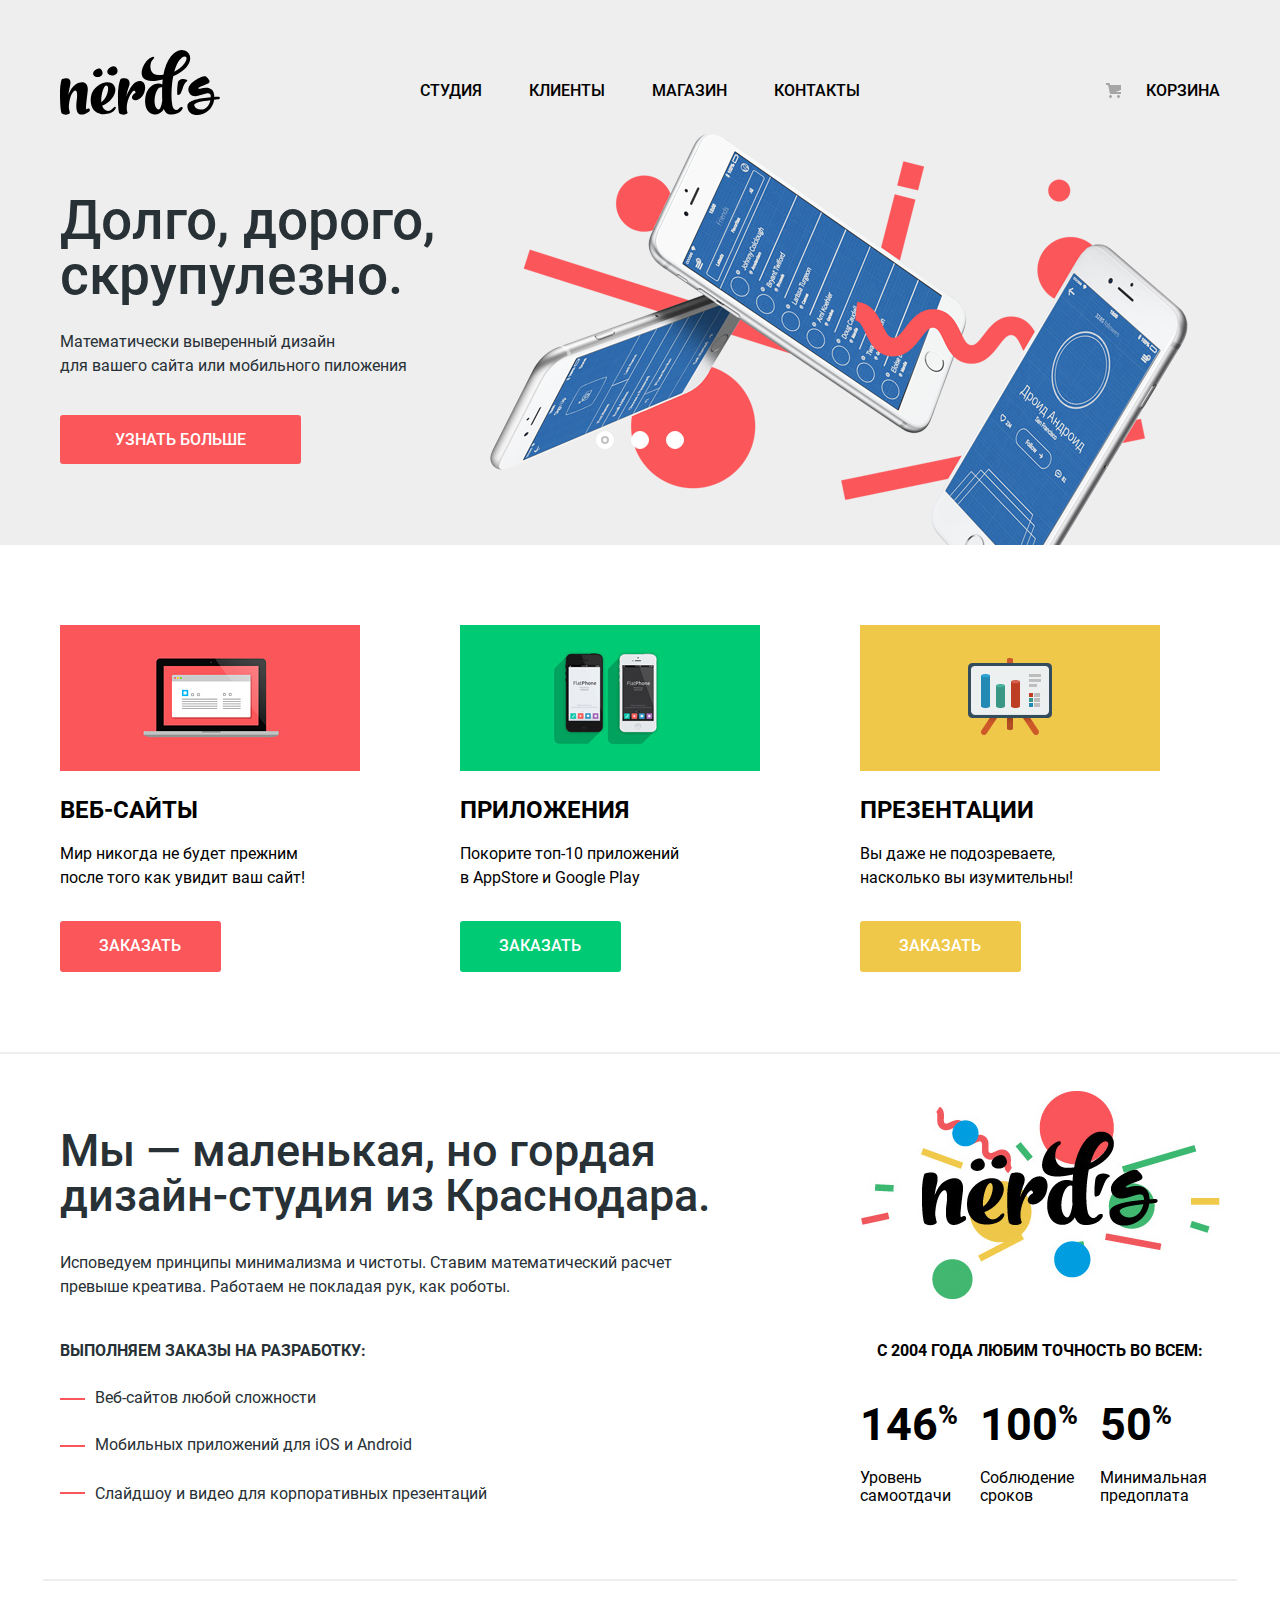
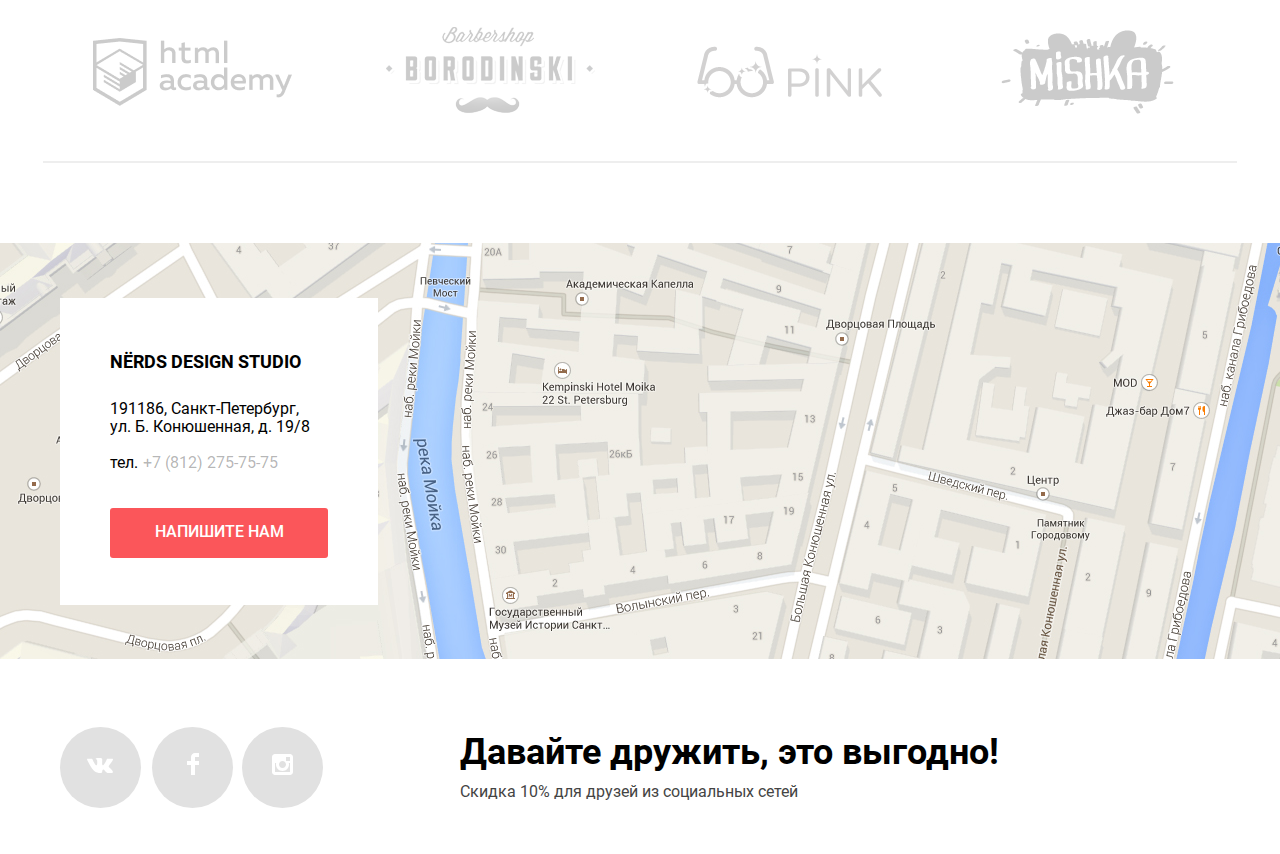
<file: index.html>
<!DOCTYPE html>
<html class="page" lang="ru">

<head>
    <meta charset="utf-8">
    <title>HTML Academy: Дизайн-студия Нёрдс</title>

    <link rel="icon" href="favicon.ico">
    <link rel="icon" href="/img/favicons/nerds-icon.svg" type="image/svg+xml">
    <link rel="apple-touch-icon" href="/img/favicons/nerds-icon-180.png">
    <link rel="manifest" href="/manifest.webmanifest">

    <link rel="stylesheet" href="css/normalize.css">
    <link rel="stylesheet" href="css/style.css">

</head>

<body class="page-body">
    <header class="page-header">
        <div class="container">
            <a class="page-logo" aria-label="Логотип Нёрдс">
                <img src="img/nerds-logo.svg" width="166" height="65" alt="Логотип Нёрдс">
            </a>
            <nav class="page-nav">
                <div class="page-nav-container">
                    <a class="nav-link">Студия</a>
                    <a href="#" class="nav-link">Клиенты</a>
                    <a href="/catalog.html " class="nav-link">Магазин</a>
                    <a href="#" class="nav-link">Контакты</a>
                </div>
                <a class="nav-link nav-link-basket" href="#">Корзина</a>
            </nav>
        </div>
    </header>

    <main class="page-main">
        <h1 class="visually-hidden">Вэб-студия из Краснодара</h1>

        <section class="promo">
            <div class="container">
                <h2 class="visually-hidden">Промо слайды</h2>
                <div class="promo-container">
                    <div class="promo-slide slide-1 active">
                        <p class="promo-title">Долго, дорого,<br>скрупулезно.</p>
                        <p class="promo-text">Математически выверенный дизайн<br>для вашего сайта или мобильного пиложения</p>
                        <a href="#" class="button">Узнать Больше</a>
                    </div>
                    <div class="promo-slide slide-2 visually-hidden">
                        <p class="promo-title">Любим математику как никто другой</p>
                        <p class="promo-text">Никакого креатива, только математические формулы для расчета идеальных пропорций</p>
                        <a href="#" class="button">Узнать Больше</a>
                    </div>
                    <div class="promo-slide slide-3 visually-hidden">
                        <p class="promo-title">Только ночь, только хардкор</p>
                        <p class="promo-text">Работать днем, как все? Мы против этого. Ближе к полуночи работа только начинается</p>
                        <a href="#" class="button">Узнать Больше</a>
                    </div>
                </div>
            </div>
            <div class="slider-controls">
                <button class="slider-control-button current" type="button" aria-label="Первый слайд"></button>
                <button class="slider-control-button" type="button" aria-label="Второй слайд"></button>
                <button class="slider-control-button" type="button" aria-label="Третий слайд"></button>
            </div>
        </section>

        <section class="features">
            <div class="container">
                <h2 class="visually-hidden">Наши преимущества</h2>
                <ul class="features-list">
                    <li class="features-item features-item-web-site">
                        <p class="features-item-title">Веб-Сайты</p>
                        <p class="features-item-description">Мир никогда не будет прежним после того как увидит ваш сайт!</p>
                        <a href="#" class="button">Заказать</a>
                    </li>
                    <li class="features-item features-item-app">
                        <p class="features-item-title">Приложения</p>
                        <p class="features-item-description">Покорите топ-10 приложений в&nbsp;AppStore и Google Play</p>
                        <a href="#" class="button">Заказать</a>
                    </li>
                    <li class="features-item features-item-ppt">
                        <p class="features-item-title">Презентации</p>
                        <p class="features-item-description">Вы даже не подозреваете, насколько вы изумительны!</p>
                        <a href="#" class="button">Заказать</a>
                    </li>
                </ul>
            </div>
        </section>

        <section class="about-company container">
            <h2 class="visually-hidden">Информация о компании</h2>
            <div class="about-company-left">
                <p class="about-company-header">Мы &mdash; маленькая, но гордая дизайн-студия из Краснодара.</p>
                <p class="about-company-description">Исповедуем принципы минимализма и чистоты. Ставим математический расчет превыше креатива. Работаем не покладая рук, как роботы.</p>
                <p class="company-service-list-items">Выполняем заказы на разработку:</p>
                <ul class="about-company-info">
                    <li class="company-service-item">Веб-сайтов любой сложности</li>
                    <li class="company-service-item">Мобильных приложений для iOS и Android</li>
                    <li class="company-service-item">Слайдшоу и видео для корпоративных презентаций</li>
                </ul>
            </div>
            <div class="about-company-right">
                <p class="company-kpi-slogan">С 2004 года любим точность во всем:</p>
                <ul class="company-kpi-list">
                    <li class="company-kpi-item">
                        <span class="company-kpi-result">146<sup>%</sup></span>
                        <p class="company-kpi-item-text">Уровень самоотдачи</p>
                    </li>
                    <li class="company-kpi-item">
                        <span class="company-kpi-result">100<sup>%</sup></span>
                        <p class="company-kpi-item-text">Соблюдение сроков</p>
                    </li>
                    <li class="company-kpi-item">
                        <span class="company-kpi-result">50<sup>%</sup></span>
                        <p class="company-kpi-item-text">Минимальная предоплата</p>
                    </li>
                </ul>
            </div>
        </section>

        <section class="partners container">
            <h2 class="visually-hidden">Наши партнеры</h2>
            <ul class="partners-list">
                <li class="partners-item">
                    <a href="#" class="partners-link">
                        <img src="img/logo-html-academy.png" alt="Логотип htmlacademy" width="199" height="68">
                    </a>
                </li>
                <li class="partners-item">
                    <a href="#" class="partners-link">
                        <img src="img/logo-borodinski.png" alt="Логотип Borodinski" width="209" height="90">
                    </a>
                </li>
                <li class="partners-item">
                    <a href="#" class="partners-link">
                        <img src="img/logo-pink.png" alt="Логотип Pink" width="185" height="52">
                    </a>
                </li>
                <li class="partners-item">
                    <a href="#" class="partners-link">
                        <img src="img/logo-mishka.png" alt="Логотип Mishka" width="173" height="84">
                    </a>
                </li>
            </ul>
        </section>

    </main>

    <section class="modal">
        <h2 class="modal-title">Напишите нам</h2>
        <button class="close-btn" type="button" aria-label="Закрыть"></button>
        <form class="modal-form" action="https://echo.htmlacademy.ru" method="post">
            <div class="modal-container">
                <p class="modal-item">
                    <label for="modal-name" class="modal-label">Ваше имя:</label>
                    <input class="modal-name" type="text" name="your-name" id="modal-name" placeholder="Имя Фамилия">
                </p>
                <p class="modal-item">
                    <label for="modal-email" class="modal-label">Ваш email:</label>
                    <input class="modal-email" type="text" name="your-email" id="modal-email" placeholder="email@example.com">
                </p>
                <p class="modal-item">
                    <label for="modal-letter" class="modal-label">Текст письма:</label>
                    <textarea name="your-letter" id="modal-letter" placeholder="В свободной форме"></textarea>
                </p>
            </div>
            <button class="button" type="submit">Отправить</button>
        </form>
    </section>

    <section class="contacts-map">
        <h2 class="visually-hidden">Место расположения</h2>
        <section class="contacts">
            <h2 class="visually-hidden">Как нас найти</h2>
            <div class="container">
                <div class="contacts-info">
                    <p class="contacts-name">NЁRDS DESIGN STUDIO</p>
                    <p class="contacts-adress">191186, Санкт-Петербург, <br>ул. Б. Конюшенная, д. 19/8</p>
                    <p class="contacts-phone">тел.
                        <a href="tel:+78122757575"> +7 (812) 275-75-75</a>
                    </p>
                    <a href="form.html" class="button">Напишите нам</a>
                </div>
            </div>
        </section>
    </section>

    <footer class="page-footer container">
        <h2 class="visually-hidden">Мы в соцсетях</h2>
        <ul class="social">
            <li class="social-item">
                <a class="social-link social-link-vk" href="#" aria-label="Vkontakte">
                    <svg aria-hidden="true" focusable="false" width="27" height="15" viewBox="0 0 27 15" fill="none" xmlns="http://www.w3.org/2000/svg">
                    <path d="M16.138 11.51C17.094 11.201 18.318 13.55 19.621 14.449C20.599 15.13 21.348 14.983 21.348 14.983L24.821 14.933C24.821 14.933 26.636 14.821 25.778 13.379C25.707 13.259 25.275 12.31 23.193 10.357C21.016 8.31404 21.311 8.64504 23.932 5.11304C25.529 2.96004 26.168 1.64504 25.968 1.08504C25.776 0.546037 24.603 0.686037 24.603 0.686037L20.69 0.713037C20.309 0.714037 19.986 0.832037 19.839 1.22804C19.836 1.23204 19.218 2.89404 18.394 4.30704C16.653 7.29604 15.958 7.45504 15.67 7.26804C15.009 6.83504 15.176 5.53104 15.176 4.60404C15.176 1.70704 15.608 0.499037 14.33 0.187037C13.903 0.0830374 13.591 0.0150374 12.502 0.00503741C11.11 -0.0159626 9.92797 0.00503743 9.25797 0.334037C8.81297 0.557037 8.47197 1.04604 8.67897 1.07404C8.93897 1.10904 9.52197 1.23404 9.83397 1.66004C10.235 2.21204 10.223 3.44904 10.223 3.44904C10.223 3.44904 10.452 6.86004 9.68297 7.28304C9.15497 7.57304 8.43297 6.98104 6.87997 4.26704C6.08697 2.87904 5.48797 1.34504 5.48797 1.34504C5.48797 1.34504 5.37197 1.06004 5.16197 0.904037C4.91197 0.719037 4.56197 0.660037 4.56197 0.660037L0.84797 0.684037C0.84797 0.684037 0.28997 0.700037 0.0849697 0.946037C-0.0970303 1.16404 0.0699697 1.61404 0.0699697 1.61404C0.0699697 1.61404 2.97897 8.49504 6.27297 11.961C9.29297 15.143 12.725 14.932 12.725 14.932H14.28C14.28 14.932 14.749 14.878 14.989 14.62C15.213 14.38 15.203 13.929 15.203 13.929C15.203 13.929 15.172 11.82 16.138 11.51Z" fill="white"/>
                  </svg>
                </a>
            </li>
            <li class="social-item">
                <a class="social-link social-link-fb" href="#" aria-label="Facebook">
                    <svg aria-hidden="true" focusable="false" width="12" height="22" viewBox="0 0 12 22" fill="none" xmlns="http://www.w3.org/2000/svg">
                      <path d="M12 4V0H8C5.79086 0 4 1.79086 4 4V8H0V12H4V22H8V12H12V8H8V4H12Z" fill="white"/>
                    </svg></a>
            </li>
            <li class="social-item">
                <a class="social-link social-link-inst" href="#" aria-label="Instagram">
                    <svg aria-hidden="true" focusable="false" width="21" height="21" viewBox="0 0 21 21" fill="none" xmlns="http://www.w3.org/2000/svg">
                      <path fill-rule="evenodd" clip-rule="evenodd" d="M3 0H18C19.65 0 21 1.35 21 3V18C21 19.65 19.65 21 18 21H3C1.35 21 0 19.65 0 18V3C0 1.35 1.35 0 3 0ZM14 10.5C14 8.57 12.43 7 10.5 7C8.57 7 7 8.57 7 10.5C7 12.43 8.57 14 10.5 14C12.43 14 14 12.43 14 10.5ZM3 18V9H4.181C4.0626 9.49127 4.00186 9.99467 4 10.5C4 14.0899 6.91015 17 10.5 17C14.0899 17 17 14.0899 17 10.5C16.9986 9.99464 16.9379 9.49118 16.819 9H18V18H3ZM14 7H18V3H14V7Z" fill="white"/>
                    </svg>
                </a>
            </li>
        </ul>
        <section class="social-info">
            <h2 class="visually-hidden">Социальные сети</h2>
            <p class="social-message-header">Давайте дружить, это выгодно!</p>
            <p class="social-message">Скидка 10% для друзей из социальных сетей</p>
        </section>

    </footer>

    <script src="js/modal-minimized.js"></script>

</body>

</html>
</file>
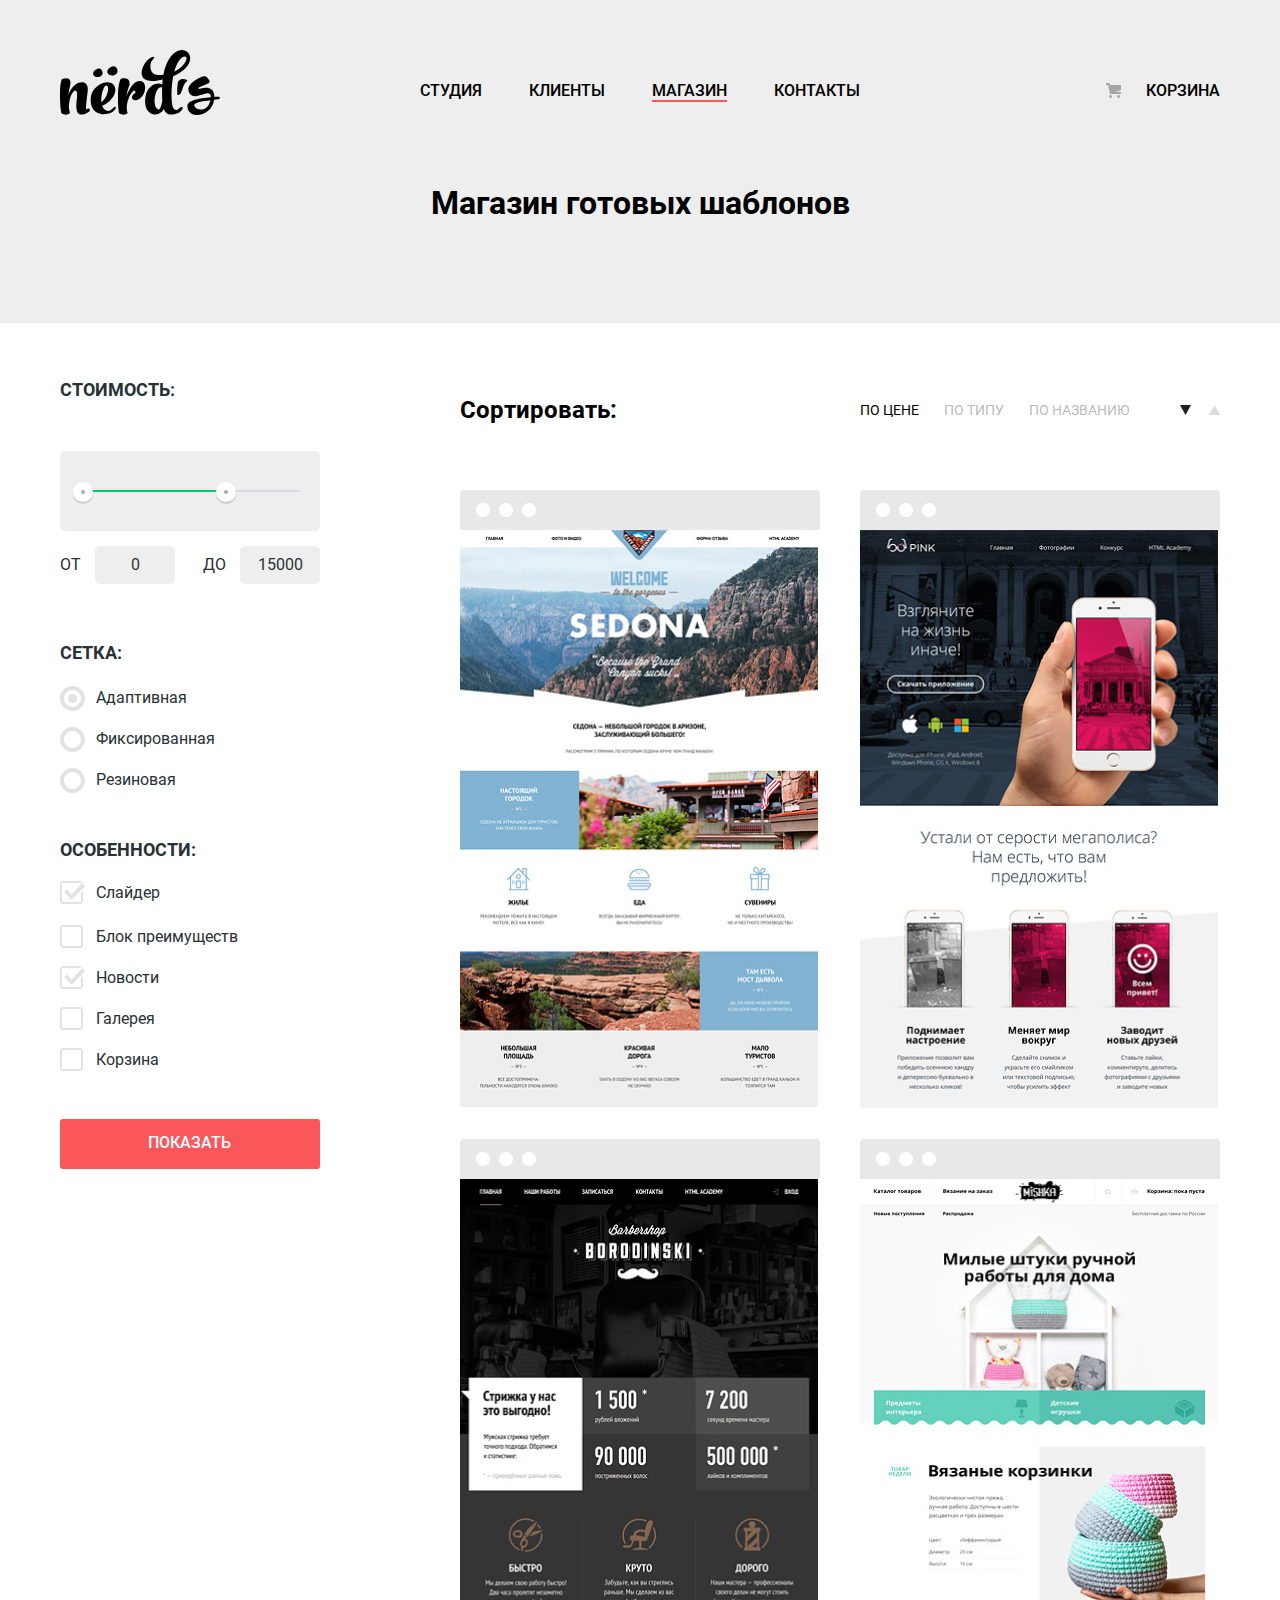
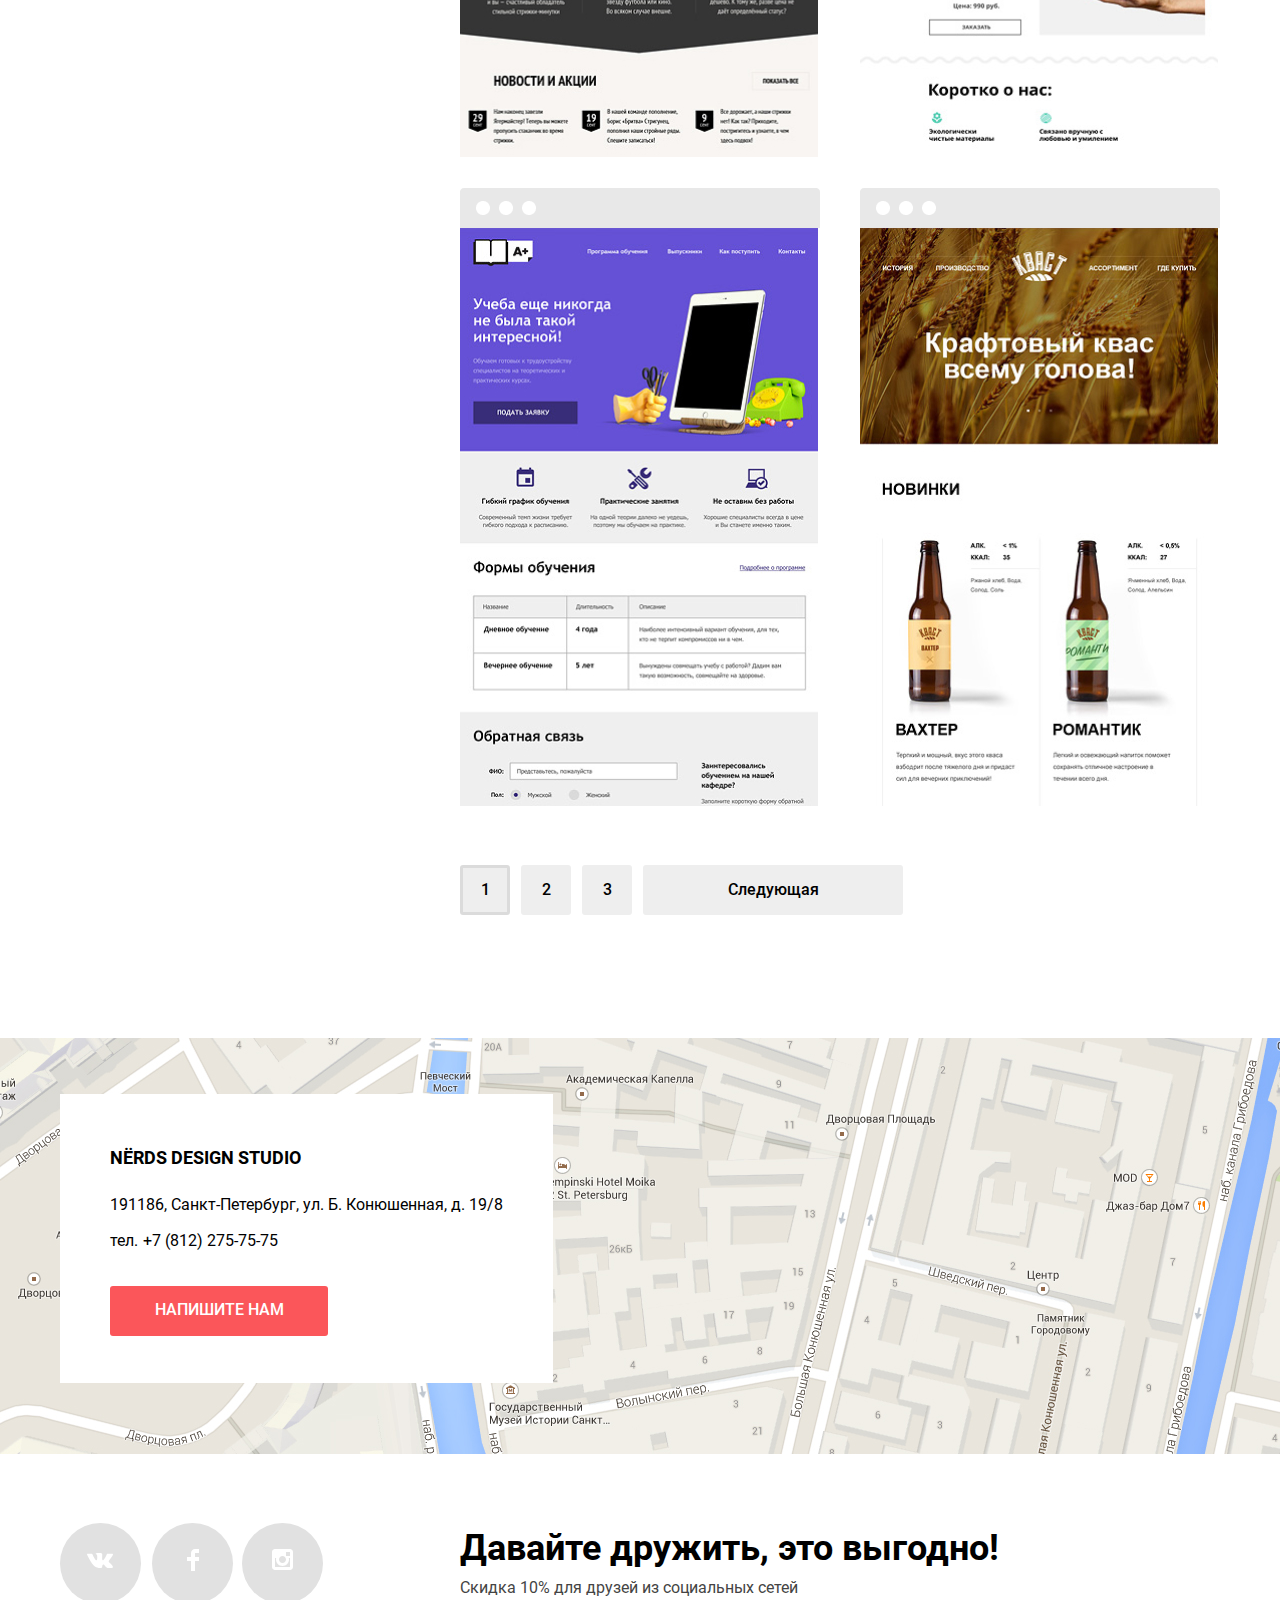
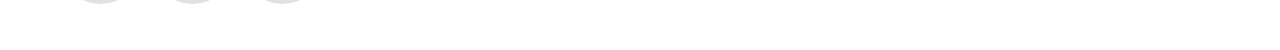
<file: catalog.html>
<!DOCTYPE html>
<html class="page" lang="ru">

<head>
    <meta charset="utf-8">
    <title>HTML Academy: Дизайн-студия Нёрдс</title>

    <link rel="icon" href="favicon.ico">
    <link rel="icon" href="/img/favicons/nerds-icon.svg" type="image/svg+xml">
    <link rel="apple-touch-icon" href="/img/favicons/nerds-icon-180.png">
    <link rel="manifest" href="/manifest.webmanifest">

    <link rel="stylesheet" href="css/normalize.css">
    <link rel="stylesheet" href="css/style.css">

</head>

<body class="page-body">
    <header class="page-header">
        <div class="container">
            <a class="page-logo" href="index.html" aria-label="Логотип Нёрдс">
                <img src="img/nerds-logo.svg" width="166" height="65" alt="Логотип Нёрдс">
            </a>
            <nav class="page-nav">
                <div class="page-nav-container">
                    <a href="/index.html" class=" nav-link">Студия</a>
                    <a href="#" class="nav-link">Клиенты</a>
                    <a href="/catalog.html" class="nav-link nav-link-active">Магазин</a>
                    <a href="#" class="nav-link">Контакты</a>
                </div>
                <a class="nav-link nav-link-basket" href="#">Корзина</a>
            </nav>
        </div>
    </header>

    <main class="page-main">
        <section class="promo">
            <div class="container">
                <h1 class="page-header-title">Магазин готовых шаблонов</h1>
            </div>
        </section>
        <div class="catalog-container container">
            <section class="catalog-filters">
                <h2 class="visually-hidden">Каталог проектов и их стоимость</h2>
                <form class="filter" method="GET" action="https://echo.htmlacademy.ru">

                    <fieldset class="price-filter">
                        <legend class="price">Стоимость:</legend>
                        <div class="range-filter">
                            <div class="range-controls">
                                <div class="scale">
                                    <div class="bar" style="width: 70%; margin-left: 0"></div>
                                </div>
                                <div class="toggle toggle-min" tabindex="0" style="left: 5%"></div>
                                <div class="toggle toggle-max" tabindex="0" style="left: 60%"></div>
                            </div>
                            <div class="price-controls">
                                <label class="min-price">от <input type="number" name="min-price" value="0"></label>
                                <label class="max-price">до <input type="number" name="max-price" value="15000"></label>
                            </div>
                        </div>

                    </fieldset>

                    <fieldset class="grids-filter">
                        <legend class="grids-filter-list">Сетка:</legend>
                        <ul class="grids-filter-items">
                            <li class="filter-item">
                                <input id="adaptable" class="visually-hidden filter-input-radio" type="radio" name="grid" value="adaptable" checked>
                                <label for="adaptable">Адаптивная</label>
                            </li>
                            <li class="filter-item">
                                <input id="fixed" class="visually-hidden filter-input-radio" type="radio" name="grid" value="fixed">
                                <label for="fixed">Фиксированная</label>
                            </li>
                            <li class="filter-item">
                                <input id="responsible" class="visually-hidden filter-input-radio" type="radio" name="grid" value="responsible">
                                <label for="responsible">Резиновая</label>
                            </li>
                        </ul>
                    </fieldset>

                    <fieldset class="features-filter">
                        <legend class="features-filter-list">Особенности:</legend>
                        <ul class="filter-item">
                            <li class="features-filter-item">
                                <input id="slider" class="visually-hidden filter-input-checkbox" type="checkbox" name="slider" checked>
                                <label for="slider">Слайдер</label>
                            </li>
                            <li class="filter-item">
                                <input id="advantages" class="visually-hidden filter-input-checkbox" type="checkbox" name="advantages">
                                <label for="advantages">Блок преимуществ</label>
                            </li>
                            <li class="filter-item">
                                <input id="news" class="visually-hidden filter-input-checkbox" type="checkbox" name="news" checked>
                                <label for="news">Новости</label>
                            </li>
                            <li class="filter-item">
                                <input id="gallery" class="visually-hidden filter-input-checkbox" type="checkbox" name="gallery">
                                <label for="gallery">Галерея</label>
                            </li>
                            <li class="filter-item">
                                <input id="filter-bin" class="visually-hidden filter-input-checkbox" type="checkbox" name="box">
                                <label for="filter-bin">Корзина</label>
                            </li>
                        </ul>
                    </fieldset>
                    <button class="button filter-button" type="submit">Показать</button>
                </form>

            </section>

            <section class="templates">
                <h2 class="visually-hidden">Каталог шаблонов</h2>
                <div class="sort">
                    <h2 class="sort-title">Сортировать:</h2>
                    <ul class="sort-kinds">
                        <li class="sort-type">
                            <a href="#" class="sort-current">По цене</a>
                        </li>
                        <li class="sort-type">
                            <a href="#">По типу</a>
                        </li>
                        <li class="sort-type">
                            <a href="#">По названию</a>
                        </li>
                    </ul>

                    <ul class="sort-directions">
                        <li>
                            <a class="direction-type sort-current" href="#" aria-label="Стрелка вниз">
                                <svg aria-hidden="true" width="11" height="10" viewBox="0 0 11 10" fill="none" xmlns="http://www.w3.org/2000/svg">
                                  <path d="M5.5 10L0 0H11"/>
                                </svg>
                            </a>
                        </li>
                        <li>
                            <a class="direction-type" href="#" aria-label="Стрелка вверх">
                                <svg aria-hidden="true" width="11" height="10" viewBox="0 0 11 10" fill="none" xmlns="http://www.w3.org/2000/svg">
                                    <path d="M5.5 0L0 10H11L5.5 0Z"/>
                                  </svg>
                            </a>
                        </li>
                    </ul>
                </div>

                <ul class="templates-list">
                    <li class="template-item">
                        <a class="template-item-link" href="#" aria-label="Шаблон «Sedona»">
                            <img src="img/img-sedona.jpg" alt="Образец шаблона «Sedona»" width="358" height="578">
                        </a>
                        <div class="product-popup">
                            <a href="#">
                                <h3 class="product-title">Sedona</h3>
                            </a>
                            <p class="product-description">Информационный сайт для туристов</p>
                            <a href="#" class="button" aria-label="Добавить в корзину Шаблон «Sedona»">9 900&#8381;</a>
                        </div>
                    </li>
                    <li class="template-item">
                        <a class="template-item-link" href="#" aria-label="Шаблон «Pink App»">
                            <img src="img/img-pink.jpg" alt="Образец шаблона «Pink»" width="358" height="578">
                        </a>
                        <div class="product-popup">
                            <a href="#">
                                <h3 class="product-title">Pink App</h3>
                            </a>
                            <p class="product-description">Продуктовый лендинг приложения для iOS и Android</p>
                            <a href="#" class="button" aria-label="Добавить в корзину Шаблон «Pink App»">9 900&#8381;</a>
                        </div>
                    </li>
                    <li class="template-item">
                        <a class="template-item-link" href="#" aria-label="Шаблон «Barbershop»">
                            <img src="img/img-barbershop.jpg" alt="Образец шаблона «Barbershop»" width="358" height="578">
                        </a>
                        <div class="product-popup">
                            <a href="#">
                                <h3 class="product-title">Barbershop</h3>
                            </a>
                            <p class="product-description">Сайт салона красоты. Для мужчин, да.</p>
                            <a href="#" class="button" aria-label="Добавить в корзину Шаблон «Barbershop»">9 900&#8381;</a>
                        </div>
                    </li>
                    <li class="template-item">
                        <a class="template-item-link" href="#" aria-label="Шаблон «Mishka»">
                            <img src="img/img-mishka.jpg" alt="Образец шаблона «Mishka»" width="358" height="578">
                        </a>
                        <div class="product-popup">
                            <a href="#">
                                <h3 class="product-title">Mishka</h3>
                            </a>
                            <p class="product-description">Интернет-магазин вязаных игрушек</p>
                            <a href="#" class="button" aria-label="Добавить в корзину Шаблон «Mishka»">9 900&#8381;</a>
                        </div>
                    </li>
                    <li class="template-item">
                        <a class="template-item-link" href="#" aria-label="Шаблон «A Plus»">
                            <img src="img/img-aplus.jpg" width="358" height="578" alt="Образец шаблона «A Plus»">
                        </a>
                        <div class="product-popup">
                            <a href="#">
                                <h3 class="product-title">A Plus</h3>
                            </a>
                            <p class="product-description">Лендинг курсов повышения квалификации</p>
                            <a href="#" class="button" aria-label="Добавить в корзину Шаблон «A Plus»">9 900&#8381;</a>
                        </div>
                    </li>
                    <li class="template-item">
                        <a class="template-item-link" href="#" aria-label="Шаблон «Kvast»">
                            <img src="img/img-kvast.jpg" width="358" height="578" alt="Образец шаблона «Kvast»">
                        </a>
                        <div class="product-popup">
                            <a href="#">
                                <h3 class="product-title">Кваст</h3>
                            </a>
                            <p class="product-description">Промо-сайт производителя крафтового кваса</p>
                            <a href="#" class="button" aria-label="Добавить в корзину Шаблон «Kvast»">9 900&#8381;</a>
                        </div>
                    </li>
                </ul>
                <ul class="pagination-list">
                    <li class="pagination-item">
                        <a href="#" class="pagination-button page-active" aria-label="Первая страница каталога">1</a>
                    </li>
                    <li class="pagination-item">
                        <a href="#" class="pagination-button" aria-label="Вторая страница каталога">2</a>
                    </li>
                    <li class="pagination-item">
                        <a href="#" class="pagination-button" aria-label="Третья страница каталога">3</a>
                    </li>
                    <li class="pagination-item">
                        <a href="#" class="pagination-button pagination-button-next" aria-label="Следующая страница каталога">Следующая</a>
                    </li>
                </ul>

            </section>
        </div>


    </main>

    <section class="modal">
        <h2 class="modal-title">Напишите нам</h2>
        <button class="close-btn" type="button" aria-label="Закрыть"></button>
        <form class="modal-form" action="https://echo.htmlacademy.ru" method="post">
            <div class="modal-container">
                <p class="modal-item">
                    <label for="modal-name" class="modal-label">Ваше имя:</label>
                    <input class="modal-name" type="text" name="your-name" id="modal-name" placeholder="Имя Фамилия">
                </p>
                <p class="modal-item">
                    <label for="modal-email" class="modal-label">Ваш email:</label>
                    <input class="modal-email" type="text" name="your-email" id="modal-email" placeholder="email@example.com">
                </p>
                <p class="modal-item">
                    <label for="modal-letter" class="modal-label">Текст письма:</label>
                    <textarea name="your-letter" id="modal-letter" placeholder="В свободной форме"></textarea>
                </p>
            </div>
            <button class="button" type="submit">Отправить</button>
        </form>
    </section>

    <section class="contacts-map">
        <h2 class="visually-hidden">Место расположения</h2>
        <section class="contacts">
            <h2 class="visually-hidden">Как нас найти</h2>
            <div class="container">
                <div class="contacts-info">
                    <p class="contacts-name">NЁRDS DESIGN STUDIO</p>
                    <p class="contacts-adress">191186, Санкт-Петербург, ул. Б. Конюшенная, д. 19/8</p>
                    <p class="contacts-phone">тел.
                        <a href="tel:+78122757575"></a>
                        +7 (812) 275-75-75</p>
                    <a href="form.html" class="button">Напишите нам</a>
                </div>
            </div>
        </section>
    </section>

    <footer class="page-footer container">
        <h2 class="visually-hidden">Мы в соцсетях</h2>
        <ul class="social">
            <li class="social-item">
                <a class="social-link social-link-vk" href="#" aria-label="Vkontakte">
                    <svg aria-hidden="true" focusable="false" width="27" height="15" viewBox="0 0 27 15" fill="none" xmlns="http://www.w3.org/2000/svg">
                  <path d="M16.138 11.51C17.094 11.201 18.318 13.55 19.621 14.449C20.599 15.13 21.348 14.983 21.348 14.983L24.821 14.933C24.821 14.933 26.636 14.821 25.778 13.379C25.707 13.259 25.275 12.31 23.193 10.357C21.016 8.31404 21.311 8.64504 23.932 5.11304C25.529 2.96004 26.168 1.64504 25.968 1.08504C25.776 0.546037 24.603 0.686037 24.603 0.686037L20.69 0.713037C20.309 0.714037 19.986 0.832037 19.839 1.22804C19.836 1.23204 19.218 2.89404 18.394 4.30704C16.653 7.29604 15.958 7.45504 15.67 7.26804C15.009 6.83504 15.176 5.53104 15.176 4.60404C15.176 1.70704 15.608 0.499037 14.33 0.187037C13.903 0.0830374 13.591 0.0150374 12.502 0.00503741C11.11 -0.0159626 9.92797 0.00503743 9.25797 0.334037C8.81297 0.557037 8.47197 1.04604 8.67897 1.07404C8.93897 1.10904 9.52197 1.23404 9.83397 1.66004C10.235 2.21204 10.223 3.44904 10.223 3.44904C10.223 3.44904 10.452 6.86004 9.68297 7.28304C9.15497 7.57304 8.43297 6.98104 6.87997 4.26704C6.08697 2.87904 5.48797 1.34504 5.48797 1.34504C5.48797 1.34504 5.37197 1.06004 5.16197 0.904037C4.91197 0.719037 4.56197 0.660037 4.56197 0.660037L0.84797 0.684037C0.84797 0.684037 0.28997 0.700037 0.0849697 0.946037C-0.0970303 1.16404 0.0699697 1.61404 0.0699697 1.61404C0.0699697 1.61404 2.97897 8.49504 6.27297 11.961C9.29297 15.143 12.725 14.932 12.725 14.932H14.28C14.28 14.932 14.749 14.878 14.989 14.62C15.213 14.38 15.203 13.929 15.203 13.929C15.203 13.929 15.172 11.82 16.138 11.51Z" fill="white"/>
                </svg>
                </a>
            </li>
            <li class="social-item">
                <a class="social-link social-link-fb" href="#" aria-label="Facebook">
                    <svg aria-hidden="true" focusable="false" width="12" height="22" viewBox="0 0 12 22" fill="none" xmlns="http://www.w3.org/2000/svg">
                    <path d="M12 4V0H8C5.79086 0 4 1.79086 4 4V8H0V12H4V22H8V12H12V8H8V4H12Z" fill="white"/>
                  </svg></a>
            </li>
            <li class="social-item">
                <a class="social-link social-link-inst" href="#" aria-label="Instagram">
                    <svg aria-hidden="true" focusable="false" width="21" height="21" viewBox="0 0 21 21" fill="none" xmlns="http://www.w3.org/2000/svg">
                    <path fill-rule="evenodd" clip-rule="evenodd" d="M3 0H18C19.65 0 21 1.35 21 3V18C21 19.65 19.65 21 18 21H3C1.35 21 0 19.65 0 18V3C0 1.35 1.35 0 3 0ZM14 10.5C14 8.57 12.43 7 10.5 7C8.57 7 7 8.57 7 10.5C7 12.43 8.57 14 10.5 14C12.43 14 14 12.43 14 10.5ZM3 18V9H4.181C4.0626 9.49127 4.00186 9.99467 4 10.5C4 14.0899 6.91015 17 10.5 17C14.0899 17 17 14.0899 17 10.5C16.9986 9.99464 16.9379 9.49118 16.819 9H18V18H3ZM14 7H18V3H14V7Z" fill="white"/>
                  </svg>
                </a>
            </li>
        </ul>
        <section class="social-info">
            <h2 class="visually-hidden">Социальные сети</h2>
            <p class="social-message-header">Давайте дружить, это выгодно!</p>
            <p class="social-message">Скидка 10% для друзей из социальных сетей</p>
        </section>

    </footer>

    <script src="js/modal-minimized.js"></script>

</body>

</html>
</file>
<file: css/style.css>
/* Fonts */

@font-face {
    font-family: "Roboto";
    font-style: normal;
    font-weight: 400;
    src: url("/fonts/roboto.woff2") format("woff2"), url("/fonts/roboto.woff") format("woff");
}

@font-face {
    font-family: "Roboto";
    font-style: normal;
    font-weight: 500;
    src: url("/fonts/robotomedium.woff2") format("woff2"), url("/fonts/robotomedium.woff") format("woff");
}

@font-face {
    font-family: "Roboto";
    font-style: normal;
    font-weight: 700;
    src: url("/fonts/robotobold.woff2") format("woff2"), url("/fonts/robotobold.woff") format("woff");
}


/* Variables */

:root {
    --basic-black: #000000;
    --opacity-black: rgba(0, 0, 0, 0.3);
    --less-opacity-black: rgba(0, 0, 0, 0.6);
    --popup-shadow-black: rgba(0, 0, 0, 0.25);
    --opacity-white: rgba(255, 255, 255, 0.3);
    --active-shadow-grey: rgba(0, 1, 1, 0.1);
    --modal-shadow-black: rgba(0, 0, 0, 0.4);
    --toggle-grey: #ABABAB;
    --toggle-shadow-black: rgba(0, 0, 0, 0.15);
    --catalog-arrow-black: #231F20;
    --basic-red: #FB565A;
    --hover-red: #E74246;
    --active-red: #D7373B;
    --basic-green: #00CA74;
    --hover-green: #00BC6C;
    --active-green: #00AA62;
    --basic-yellow: #EFC84A;
    --hover-yellow: #EAB534;
    --active-yellow: #E5A722;
    --basic-dark-white: #EEEEEE;
    --catalog-light-grey: #DFDFDF;
    --catalog-medium-grey: #D5D5D5;
    --basic-light-grey: #C4C4C4;
    --basic-light-black: #283136;
    --basic-grey: #666666;
    --basic-extra-grey: #444444;
    --basic-medium-grey: #4D4D4D;
    --catalog-arrow-light-grey: #A6A6A6;
    --input-grey: #D7DCDE;
    --input-grey-hover: #B4B9BB;
    --social-grey: #E1E1E1;
    --catalog-pagination-white: #DBDBDB;
    --basic-white: #FFFFFF;
    --slider-button: #C1C1C1;
}


/* Global */

body.page-body {
    align-content: start;
    list-style: none;
    padding: 0;
    margin: 0;
    min-height: 100%;
    font-family: "Roboto", Arial, sans-serif;
    font-size: 16px;
    line-height: 24px;
    font-weight: 400;
    color: var(--basic-black);
    background-color: var(--basic-white);
    background-position: top center;
    background-repeat: no-repeat;
}

a {
    text-decoration: none;
    color: var(--opacity-black);
}

img {
    max-width: 100%;
    height: auto;
}

.visually-hidden {
    display: none;
    position: absolute;
    width: 1px;
    height: 1px;
    margin: -1px;
    border: 0;
    padding: 0;
    white-space: nowrap;
    clip-path: inset(100%);
    clip: rect(0 0 0 0);
    overflow: hidden;
}


/* Grid */

.page {
    height: 100%;
}

.page-body {
    display: grid;
    grid-template-rows: min-content 1fr min-content;
}


/* Page header */

.container {
    margin-left: auto;
    margin-right: auto;
    width: 1160px;
    padding-left: 15px;
    padding-right: 15px;
}

.page-header {
    display: flex;
    background-color: var(--basic-dark-white);
    padding-top: 49px;
}

.page-header .container {
    display: flex;
    justify-content: flex-start;
}

.page-logo {
    width: 160px;
    height: 66px;
}

.page-logo:hover path {
    fill-opacity: 0.7;
}

.page-logo:active path {
    fill-opacity: 0.3;
}


/* Page navigation */

.page-nav {
    display: flex;
    align-items: center;
    flex-grow: 1;
    padding-top: 14px;
    margin-left: 157px;
    font-size: 16px;
    line-height: 30px;
    font-weight: 500;
    color: var(--basic-black);
    text-transform: uppercase;
    background-color: transparent;
}

.nav-link {
    color: var(--basic-black);
    margin-left: 43px;
}

.nav-link:hover {
    color: var(--basic-red);
}

.nav-link:focus {
    color: var(--basic-black);
    opacity: 0.3;
}

.nav-link:last-child {
    margin-right: 0;
}

.nav-link:first-child a {
    margin-left: 0;
}

.nav-link:last-child a {
    margin-right: 0;
}

.nav-link-active {
    border-bottom: 2px solid var(--basic-red);
}


/* Basket - Page navigation */

.nav-link .nav-link-basket {
    max-width: 150px;
    margin-top: 14px;
    padding-left: 246px;
}

.nav-link a,
.nav-link-basket {
    color: var(--basic-black);
    display: block;
    padding: 13px 0;
}

.nav-link a:hover,
.nav-link-basket:hover {
    color: var(--basic-red);
}

.nav-link a:active,
.nav-link-basket:active {
    color: var(--basic-black);
    opacity: 0.3;
}

.nav-link-basket {
    padding-left: 40px;
    margin-left: auto;
    position: relative;
    align-self: end;
    padding-top: 13px
}

.nav-link-basket::before {
    content: "";
    width: 15px;
    height: 15px;
    background-image: url("../img/cart-icon.svg");
    background-repeat: no-repeat;
    background-position: 0 0;
    position: absolute;
    top: 20px;
    left: 0;
}


/* Button */

.button {
    color: var(--basic-white);
    font: inherit;
    text-align: center;
    text-align: center;
    vertical-align: middle;
    text-transform: uppercase;
    background-color: var(--basic-red);
    border: none;
    border-radius: 3px;
    font-size: 16px;
    line-height: 18px;
    font-weight: 500;
    padding: 15px 40px 17px 39px;
}

.button:hover,
.button:focus {
    background-color: var(--hover-red);
}

.button:active {
    background-color: var(--active-red);
    color: var(--opacity-white)
}

.button.disabled,
.button:disabled {
    cursor: default;
    opacity: 0.5;
    background-color: var(--basic-red);
}


/* Promo - Slider */

.promo,
.promo-container {
    padding: 0;
    width: 100%;
    list-style: none;
    margin-block-start: 0;
    margin-block-end: 0;
    background-color: var(--basic-dark-white);
}

.promo {
    position: relative;
}

.slide-1 {
    background-image: url("../img/nerds-index-slide1.png");
}

.slide-2 {
    background-image: url("../img/nerds-index-slide2.png");
}

.slide-3 {
    background-image: url("../img/nerds-index-slide2.png");
}

.promo-slide {
    color: var(--basic-light-black);
    padding-bottom: 94px;
    background-repeat: no-repeat;
    background-position: 99% -4px;
}

.promo-title {
    font-weight: 500;
    font-size: 55px;
    line-height: 55px;
    margin: 0;
    padding-top: 74px;
    margin-bottom: 27px;
}

.promo-slide:first-child .slider-title {
    padding-top: 74px;
    margin-bottom: 25px;
}

.promo-text {
    margin: 0;
    margin-bottom: 28px;
}

.promo-slide:first-child .promo-text {
    margin: 0;
    margin-bottom: 49px;
}

.promo-slide img {
    object-fit: cover;
    background-color: var(--basic-light-grey);
}

.promo-slide .button {
    padding: 15px 55px;
}

.slider-controls {
    transform: translateX(-50%);
    position: absolute;
    left: 50%;
    z-index: 1;
    bottom: 96px;
    display: flex;
    justify-content: space-between;
}

.slider-controls button {
    padding: 0;
    margin-right: 17px;
    width: 18px;
    height: 18px;
    background-color: var(--basic-white);
    border-radius: 50%;
    cursor: pointer;
    border: 1px solid var(--basic-white);
    position: relative;
    display: block;
}

.slider-controls button:last-child {
    margin-right: 0;
}

.slider-controls .current::before {
    position: absolute;
    top: 50%;
    left: 50%;
    width: 4px;
    height: 4px;
    border: solid var(--slider-button) 2px;
    content: "";
    border-radius: 50%;
    transform: translate(-50%, -50%)
}

.slide-button {
    display: block;
    max-width: 240px;
    padding-top: 14px;
    padding-bottom: 12px;
}

.promo-slide .active {
    display: block;
}


/* Features */

.features {
    padding: 80px 0;
    border-bottom: 2px solid var(--basic-dark-white);
}

.features-list {
    list-style: none;
    display: flex;
    margin: 0;
    padding: 0;
}

.features-item {
    padding-top: 146px;
    padding-bottom: 15px;
    position: relative;
    margin-right: 140px;
}

.features-item::before {
    content: "";
    width: 300px;
    height: 146px;
    position: absolute;
    top: 0;
    left: 0;
}

.features-item-web-site::before {
    background-image: url("../img/illustration-1.png");
}

.features-item-app::before {
    background-image: url("../img/illustration-2.png");
}

.features-item-ppt::before {
    background-image: url("../img/illustration-3.png");
}

.features-item-description {
    width: 260px;
    margin-bottom: 43px;
}

.features-item-title {
    font-size: 24px;
    line-height: 30px;
    font-weight: 700;
    text-transform: uppercase;
    margin-bottom: 17px;
}

.features-item-app .button {
    background-color: var(--basic-green);
}

.features-item-ppt .button {
    background-color: var(--basic-yellow);
}

.features-item-app .button:hover,
.features-item-app .button:focus {
    background-color: var(--hover-green);
}

.features-item-app .button:active {
    background-color: var(--active-green);
    color: var(--opacity-white)
}

.features-item-ppt .button:hover,
.features-item-ppt .button:focus {
    background-color: var(--hover-yellow);
}

.features-item-ppt .button:active {
    background-color: var(--active-yellow);
    color: var(--opacity-white)
}


/* About-company */

.about-company {
    list-style: none;
    display: flex;
    justify-content: space-between;
    padding-top: 39px;
    padding-bottom: 12px;
    align-content: flex-start;
}

.about-company-info {
    list-style: none;
    padding-left: 0;
}

.about-company-info li {
    margin-bottom: 23px;
    position: relative;
    padding-left: 35px;
}

.about-company-info li:last-child {
    padding-top: 2px;
}

.about-company-info li::before {
    position: absolute;
    content: "";
    width: 25px;
    height: 2px;
    background: var(--basic-red);
    top: 12px;
    left: 0;
}

.about-company-left {
    width: 660px;
    color: var(--basic-light-black);
}

.about-company-right {
    width: 360px;
    margin-top: -2px;
}

.about-company-right p {
    margin-bottom: 30px;
    margin-top: 0;
    padding-right: 0;
}

.company-kpi-list {
    list-style: none;
    display: flex;
    margin-top: 0;
    padding: 0;
}

.company-kpi-slogan {
    text-align: center;
    padding-top: 248px;
    position: relative;
}

.company-kpi-slogan::before {
    content: "";
    width: 360px;
    height: 208px;
    background-image: url("../img/nerds-illustration.png");
    background-repeat: no-repeat;
    background-position: 0 0;
    position: absolute;
    top: 0;
    left: 0;
}

.company-service-item {
    list-style: none;
}

.about-company-header {
    font-size: 45px;
    line-height: 45px;
    font-weight: 500;
    margin-top: 35px;
    margin-bottom: 33px;
}

.about-company-description {
    font-size: 16px;
    line-height: 24px;
    font-weight: 400;
    margin-bottom: 40px;
}

.company-service-list-items,
.company-kpi-slogan {
    font-size: 16px;
    line-height: 24px;
    font-weight: 700;
    text-transform: uppercase;
}

.company-service-list-items {
    margin-bottom: 23px;
}

.company-kpi-item-text {
    font-size: 16px;
    line-height: 18px;
}

.company-kpi-result {
    text-align: center;
    font-size: 45px;
    line-height: 64px;
    font-weight: 700;
    padding: 0px;
    margin-right: 22px;
    display: inline-block;
    vertical-align: top;
    margin-bottom: 12px;
}

.company-kpi-result sup {
    font-size: 60%;
    top: -0.6em;
}


/* Partners */

.partners-list {
    display: flex;
    align-items: center;
    list-style: none;
    border-bottom: 2px solid var(--basic-dark-white);
    border-top: 2px solid var(--basic-dark-white);
    padding-top: 46px;
    padding-bottom: 37px;
    padding-left: 0;
    margin-left: -17px;
    margin-right: -17px;
}

.partners-item {
    display: flex;
    justify-content: center;
    width: 25%;
}

.partners-item a {
    opacity: 0.2;
}

.partners-item:hover a {
    opacity: 1;
}

.partners-item:active a {
    opacity: 0.1;
}


/* Map-Contacts */

.contacts {
    position: relative;
}

.contacts-map {
    padding-top: 127px;
    border: 0;
    width: 100%;
    height: 416px;
    background-image: url("../img/map.png");
    background-repeat: no-repeat;
    background-position: center;
}

.contacts-info {
    position: absolute;
    background-color: var(--basic-white);
    top: -8px;
    padding: 49px 50px 47px 50px;
}

.contacts-info .button {
    margin-top: -2px;
    display: inline-block;
    vertical-align: top;
    padding-left: 45px;
    padding-right: 44px;
}

.contacts-name {
    text-align: center;
    font-size: 18px;
    line-height: 30px;
    font-weight: 700;
    display: flex;
    margin: 0;
    margin-bottom: 23px;
}

.contacts-adress,
.contacts-phone {
    font-size: 16px;
    line-height: 18px;
    display: flex;
    margin: 0;
}

.contacts-adress {
    margin-bottom: 18px;
}

.contacts-phone {
    margin-bottom: 38px;
}

.contacts-phone a {
    display: inline-block;
    vertical-align: top;
    margin-left: 5px;
}


/* Main footer */

.page-footer {
    display: flex;
    padding-top: 5px;
    padding-bottom: 35px;
}

.social {
    display: flex;
    padding-left: 0;
    margin: 0;
}

.social-item {
    list-style: none;
    width: 81px;
    height: 81px;
    border-radius: 50%;
    background-color: var(--social-grey);
    justify-content: center;
    display: flex;
    align-items: center;
    margin-right: 11px;
}

.social-item:last-child {
    margin-left: -2px;
}

.social-item:hover {
    background-color: var(--hover-red);
}

.social-iteml:active {
    background-color: var(--active-red);
    opacity: 0.3;
    box-shadow: inset 0px 3px 0px var(--active-shadow-grey);
}

.social-info {
    margin-left: 126px;
}

.social-message-header {
    text-align: center;
    font-size: 36px;
    line-height: 36px;
    font-weight: 700;
    display: flex;
    padding-top: 7px;
    margin-block-start: 0;
    margin-block-end: 0;
}

.social-message {
    margin-top: 11px;
    text-align: center;
    font-size: 16px;
    line-height: 22px;
    display: flex;
    color: var(--basic-extra-grey);
}


/* Modal window */

.modal {
    padding-top: 63px;
    padding-bottom: 84px;
    padding-left: 100px;
    padding-right: 100px;
    width: 760px;
    box-shadow: 0px 20px 40px var(--modal-shadow-black);
    display: grid;
    grid-template-columns: 1fr auto;
    position: fixed;
    right: 0;
    bottom: 200px;
    left: 0;
    margin: auto;
    background-color: var(--basic-white);
    display: none;
    z-index: 2;
}

.modal-show {
    display: grid;
}

.modal-show-animation {
    animation: bounce 0.6s;
}

.modal-error-animation {
    animation: shake 0.6s;
}

.modal-container {
    width: 760px;
    display: flex;
    flex-wrap: wrap;
    justify-content: space-between;
}

.close-btn {
    width: 21px;
    height: 21px;
    cursor: pointer;
    background-color: transparent;
    border: 0;
    opacity: 0.3;
}

.close-btn:hover {
    opacity: 1;
}

.close-btn:active {
    opacity: 0.1;
}

.close-btn::before,
.close-btn::after {
    content: "";
    position: absolute;
    top: 72px;
    right: 80px;
    width: 21px;
    height: 3px;
    background-color: var(--basic-red);
}

.close-btn::before {
    transform: rotate(45deg);
}

.close-btn::after {
    transform: rotate(-45deg);
}

.modal h2 {
    font-size: 45px;
    line-height: 52.73px;
    font-weight: 700;
    margin-block-start: 0;
    margin-block-end: 0;
    margin: 0;
    margin-bottom: 37px;
    max-width: 700px;
}

.modal-label {
    line-height: 18px;
    font-weight: 700;
    display: block;
    margin-bottom: 9px;
}

.modal-item {
    width: 360px;
    margin-block-start: 0;
    margin-block-end: 0;
}

.modal-item input {
    width: 360px;
    margin-bottom: 34px;
}

.modal-item textarea {
    width: 760px;
    min-height: 118px;
    margin-bottom: 34px;
}

.modal-item input,
.modal-item textarea {
    border-color: var(--input-grey);
    border-radius: 3px;
    -webkit-box-sizing: border-box;
    -moz-box-sizing: border-box;
    box-sizing: border-box;
    border-width: 2px;
    border-style: solid;
    padding-top: 16px;
    padding-right: 14px;
    padding-bottom: 16px;
    padding-left: 16px;
}

.modal-label input::-webkit-input-placeholder,
.modal-label textarea::-webkit-input-placeholder {
    color: var(--basic-extra-grey);
    opacity: 1;
}

.modal-label input::-moz-placeholder,
.modal-label textarea::-moz-placeholder {
    color: var(--basic-extra-grey);
    opacity: 1;
}

.modal-label input:-moz-placeholder,
.modal-label textarea:-moz-placeholder {
    color: var(--basic-extra-grey);
    opacity: 1;
}

.modal-label input:hover,
.modal-label textarea:hover {
    border-color: var(--input-grey-hover);
}

.modal-label input:hover::-webkit-input-placeholder,
.modal-label textarea:hover::-webkit-input-placeholder {
    color: var(--basic-extra-grey);
    opacity: 1;
}

.modal-label input:hover::-moz-placeholder,
.modal-label textarea:hover::-moz-placeholder {
    color: var(--basic-extra-grey);
    opacity: 1;
}

.modal-label input:hover:-moz-placeholder,
.modal-label textarea:hover:-moz-placeholder {
    color: var(--basic-extra-grey);
    opacity: 1;
}

.modal-label input:focus,
.modal-label textarea:focus {
    border-color: var(--basic-black);
}

.modal-label input:focus::-webkit-input-placeholder,
.modal-label textarea:focus::-webkit-input-placeholder {
    color: var(--basic-extra-grey);
    opacity: 1;
}

.modal-label input:focus::-moz-placeholder,
.modal-label textarea:focus::-moz-placeholder {
    color: var(--basic-extra-grey);
    opacity: 1;
}

.modal-label input:focus:-moz-placeholder,
.modal-label textarea:focus:-moz-placeholder {
    color: var(--basic-extra-grey);
    opacity: 1;
}

input:invalid {
    color: var(--hover-red);
    border-color: var(--hover-red);
}

.modal-container+.button {
    display: block;
    width: 260px;
    height: 60px;
}


/* Catalog page title */

.catalog-container {
    display: grid;
    grid-template-columns: 260px 1fr;
    align-content: start;
}

.page-header-title {
    text-align: center;
    padding-top: 72px;
    padding-bottom: 108px;
    margin: 0;
}


/* Catalog page Filters */

.catalog-filters legend,
.sort-types,
.product-popup h3 {
    margin-block-start: 0;
    margin-block-end: 0;
    font-size: 18px;
    line-height: 30px;
    font-weight: 700;
    text-transform: uppercase;
}

.catalog-filters {
    color: var(--basic-light-black);
    font-size: 16px;
    line-height: 19px;
    margin-top: 55px;
}

.filter-item {
    margin-bottom: 19px;
}

.filter-item label {
    position: relative;
    display: block;
    cursor: pointer;
    user-select: none;
    padding-left: 36px;
    padding-top: 2px;
    font-size: 16px;
    line-height: 20px;
}

.features-filter .features-filter-item {
    margin-bottom: 22px;
}

.filter-input-checkbox+label::before {
    content: "";
    position: absolute;
    left: 0;
    top: 0;
    width: 23px;
    height: 23px;
    background-image: url("../img/checkbox-off.svg");
    background-repeat: no-repeat;
    background-position: center;
    opacity: 0.4;
}

.filter-input-checkbox:checked+label::after {
    content: "";
    position: absolute;
    left: 0;
    top: 0;
    width: 25px;
    height: 23px;
    background-color: var(--basic-white);
    background-image: url("../img/checkbox-on.svg");
    background-repeat: no-repeat;
    background-position: center;
    opacity: 0.4;
}

.filter-input-checkbox:checked+label::before {
    background-image: none;
}

.filter-input-checkbox:focus+label::before,
.filter-input-radio:focus+label::before {
    outline: 5px auto var(--basic-black);
}

.filter-input-radio+label::before {
    content: "";
    position: absolute;
    left: 0;
    top: 0;
    width: 25px;
    height: 25px;
    background-color: var(--basic-white);
    background-image: url("../img/radio-off.svg");
    background-repeat: no-repeat;
    background-position: center;
    opacity: 0.4;
}

.filter-input-radio:checked+label::after {
    content: "";
    position: absolute;
    top: 0;
    left: 0;
    width: 25px;
    height: 25px;
    background-color: var(--basic-white);
    background-image: url("../img/radio-on.svg");
    background-repeat: no-repeat;
    background-position: center;
    opacity: 0.4;
}

.filter-input-radio:checked+label::before {
    background-image: none;
}

.filter-input-checkbox:hover,
.filter-input-checkbox+label:hover::before {
    opacity: 1;
}

.filter-input-radio:hover,
.filter-input-radio+label:hover::before {
    opacity: 1;
}

.filter-input-checkbox:checked:hover,
.filter-input-checkbox:checked+label:hover::after {
    opacity: 1;
}

.filter-input-radio:checked:hover,
.filter-input-radio:checked+label:hover::after {
    opacity: 1;
}

.filter-item input:disabled+label {
    opacity: 0.3;
}

.filter-item input:disabled+label::before,
.filter-item input:disabled+label::after {
    opacity: 0.1;
}

.grids-filter legend {
    margin-bottom: 18px;
}

.features-filter legend {
    margin-top: 26px;
    margin-bottom: 16px;
}

.filter fieldset {
    padding: 0;
    margin: 0;
    border: none;
}

.range-filter {
    margin-bottom: 54px;
}

.filter fieldset:nth-child(2) {
    margin-bottom: 26px;
}

.filter fieldset:nth-child(3) {
    margin-bottom: 30px;
}

.filter-button {
    display: block;
    width: 260px;
    height: 50px;
}

.filter ul {
    padding: 0;
    margin: 0;
    line-height: 18px;
    list-style: none;
    margin-block-start: 0;
    margin-block-end: 0;
}

.range-filter {
    width: 260px;
    margin-top: 49px;
}

.price-filter legend {
    font-size: 18px;
    line-height: 24px;
    text-transform: uppercase;
    font-weight: 700;
}

.range-controls {
    position: relative;
    height: 41px;
    background-color: var(--basic-dark-white);
    border-radius: 5px;
    margin-bottom: 15px;
    padding-top: 39px;
    height: 41px;
    padding-right: 20px;
    padding-left: 20px;
}

.range-filter input {
    background-color: var(--basic-dark-white);
}

.range-controls .scale {
    height: 2px;
    background: var(--input-grey);
}

.range-controls .bar {
    width: 70%;
    height: 2px;
    background: var(--basic-green);
}

.range-controls .toggle {
    width: 4px;
    height: 4px;
    padding: 0;
    border: 8px solid var(--basic-white);
    background-color: var(--toggle-grey);
    border-radius: 50%;
    box-shadow: 0px 2px 1px var(--toggle-shadow-black);
    position: absolute;
    top: 31px;
    left: 0;
    cursor: pointer;
}

.range-controls .toggle-min {
    left: 18px;
}

.range-controls .toggle-max {
    left: 160px;
}

.price-controls {
    display: flex;
    justify-content: space-between;
}

.price-controls label {
    font-family: "Roboto", "Arial", sans-serif;
    font-size: 16px;
    text-transform: uppercase;
}

.price-controls input {
    font-family: inherit;
    font-size: inherit;
    width: 60px;
    padding: 10px;
    margin-left: 10px;
    text-align: center;
    color: var(--basic-light-black);
    border: none;
    border-radius: 5px;
    background: var(--basic-dark-white);
}

input[type='number'] {
    -moz-appearance: textfield;
}

input[type="number"]::-webkit-outer-spin-button,
input[type="number"]::-webkit-inner-spin-button {
    -webkit-appearance: none;
}


/* Сatalog page Buttons */

.filter .pagination-button,
.pagination-item .pagination-button {
    background-color: var(--basic-dark-white);
    color: var(--basic-black);
    line-height: 18px;
    font-weight: 500;
}

.filter .pagination-button:hover,
.pagination-item .pagination-button:hover,
.page-active.pagination-button:hover {
    background-color: var(--catalog-light-grey);
    color: var(--basic-black);
    border: none;
}

.filter .pagination-button:active,
.pagination-item .pagination-button:active,
.page-active.pagination-button:active {
    background-color: var(--catalog-medium-grey);
    color: var(--opacity-black);
    box-shadow: inset 0px 3px 0px var(--active-shadow-grey);
    border: none;
}

.pagination-list {
    display: flex;
    flex-wrap: wrap;
    margin: 0;
    padding: 0;
    justify-content: start;
    margin-left: 140px;
    padding: 0;
    list-style: none;
    margin-block-start: 0;
    margin-block-end: 0;
    margin-top: -12px;
    margin-bottom: 60px;
}

.pagination-item .pagination-button {
    width: 50px;
    height: 50px;
    border-radius: 3px;
    justify-content: center;
    display: flex;
    align-items: center;
    margin-right: 11px;
}

.page-active.pagination-button {
    background-color: var(--basic-dark-white);
    border: 3px solid var(--catalog-pagination-white);
    -webkit-box-sizing: border-box;
    -moz-box-sizing: border-box;
    box-sizing: border-box;
}

.pagination-button-next.pagination-button {
    width: 260px;
}


/* Sort */

.sort {
    margin-left: 140px;
    margin-bottom: 88px;
    margin-top: 55px;
    display: flex;
    justify-content: flex-start;
}

.sort h2 {
    width: 360px;
    margin-right: 40px;
}

.sort-directions {
    display: flex;
    justify-content: flex-end;
    width: 40px;
    margin-left: 20px;
    align-items: center;
    padding: 0;
    list-style: none;
    margin-block-start: 0;
    margin-block-end: 0;
}

li .direction-type:last-child {
    margin-left: 18px;
}

.sort-type {
    font-size: 14px;
    line-height: 18px;
    color: var(--opacity-black);
    text-transform: uppercase;
    margin-right: 25px;
}

.sort-kinds {
    display: flex;
    justify-content: flex-start;
    width: 300px;
    align-items: center;
    padding: 0;
    list-style: none;
    margin-block-start: 0;
    margin-block-end: 0;
}

.sort-type a:hover {
    color: var(--less-opacity-black);
}

.sort-type a:active,
.sort-current {
    color: var(--basic-black);
}

.direction-type path {
    fill: var(--catalog-arrow-light-grey);
    fill-opacity: 0.4;
}

.direction-type:hover path {
    fill: var(--catalog-arrow-light-grey);
    fill-opacity: 1;
}

.direction-type:active path {
    fill: var(--catalog-arrow-black);
    fill-opacity: 1;
}

.sort-current.direction-type path {
    fill: var(--catalog-arrow-black);
    fill-opacity: 1;
}

.sort-list {
    display: flex;
    justify-content: flex-start;
    width: 300px;
    align-items: center;
    padding: 0;
    list-style: none;
    margin-block-start: 0;
    margin-block-end: 0;
}


/* Templates catalog */

.templates-list {
    display: flex;
    flex-wrap: wrap;
    padding: 0;
    margin: 0;
    margin-bottom: 55px;
    margin-left: 140px;
    justify-content: flex-start;
    list-style: none;
    margin-block-start: 0;
    margin-block-end: 0;
}

.template-item {
    width: 358px;
    min-height: 618px;
    margin-right: 42px;
    margin-bottom: 31px;
    position: relative;
}

.template-item:nth-child(2n) {
    margin-right: 0;
}

.template-item:last-of-type {
    margin-right: 0;
}

.template-item {
    position: relative;
}

.template-item-link::after {
    content: "";
    width: 360px;
    height: 40px;
    background-image: url("/img/browser.png");
    background-color: var(--basic-white);
    background-repeat: no-repeat;
    background-position: 0 0;
    position: absolute;
    top: -40px;
    left: 0;
    opacity: 0.12;
}

.template-item-link:hover::after,
.template-item-link:focus::after {
    opacity: 1;
}

.template-item img {
    object-fit: contain;
    background-color: var(--basic-white);
}

.product-popup {
    display: none;
}

.template-item:hover .product-popup,
.template-item-link:focus~.project-popup {
    display: block;
    background-color: var(--basic-dark-white);
    text-align: center;
    line-height: 18px;
    width: inherit;
    width: 360px;
    height: 231px;
    box-shadow: 0px 4px 4px var(--popup-shadow-black);
    position: absolute;
    top: 348px;
}

.product-popup h3 {
    padding-top: 26px;
    color: var(--basic-black);
}

.product-popup p {
    margin-block-start: 0;
    margin-block-end: 0;
    margin-top: 13px;
    margin-bottom: 48px;
}

.product-popup .button {
    width: 200px;
    height: 50px;
    padding-top: 16px;
    padding-bottom: 15px;
    padding-left: 75px;
    padding-right: 75px;
    margin-bottom: 44px;
    background-color: var(--basic-red);
    color: var(--basic-white);
}

.product-popup .button:hover {
    background-color: var(--hover-red);
    color: var(--basic-white);
}

.product-popup .button:active {
    background-color: var(--active-red);
    color: var(--opacity-white);
}

.product-popup h3:hover {
    color: var(--basic-red);
}

.product-popup h3:active {
    color: var(--basic-black);
    opacity: 0.3;
}


/* Animations */

@keyframes bounce {
    0% {
        transform: translateY(-2000px);
    }
    70% {
        transform: translateY(30px);
    }
    90% {
        transform: translateY(-10px);
    }
    100% {
        transform: translateY(0);
    }
}

@keyframes shake {
    0%,
    100% {
        transform: translateX(0);
    }
    10%,
    30%,
    50%,
    70%,
    90% {
        transform: translateX(-10px);
    }
    20%,
    40%,
    60%,
    80% {
        transform: translateX(10px);
    }
}
</file>
